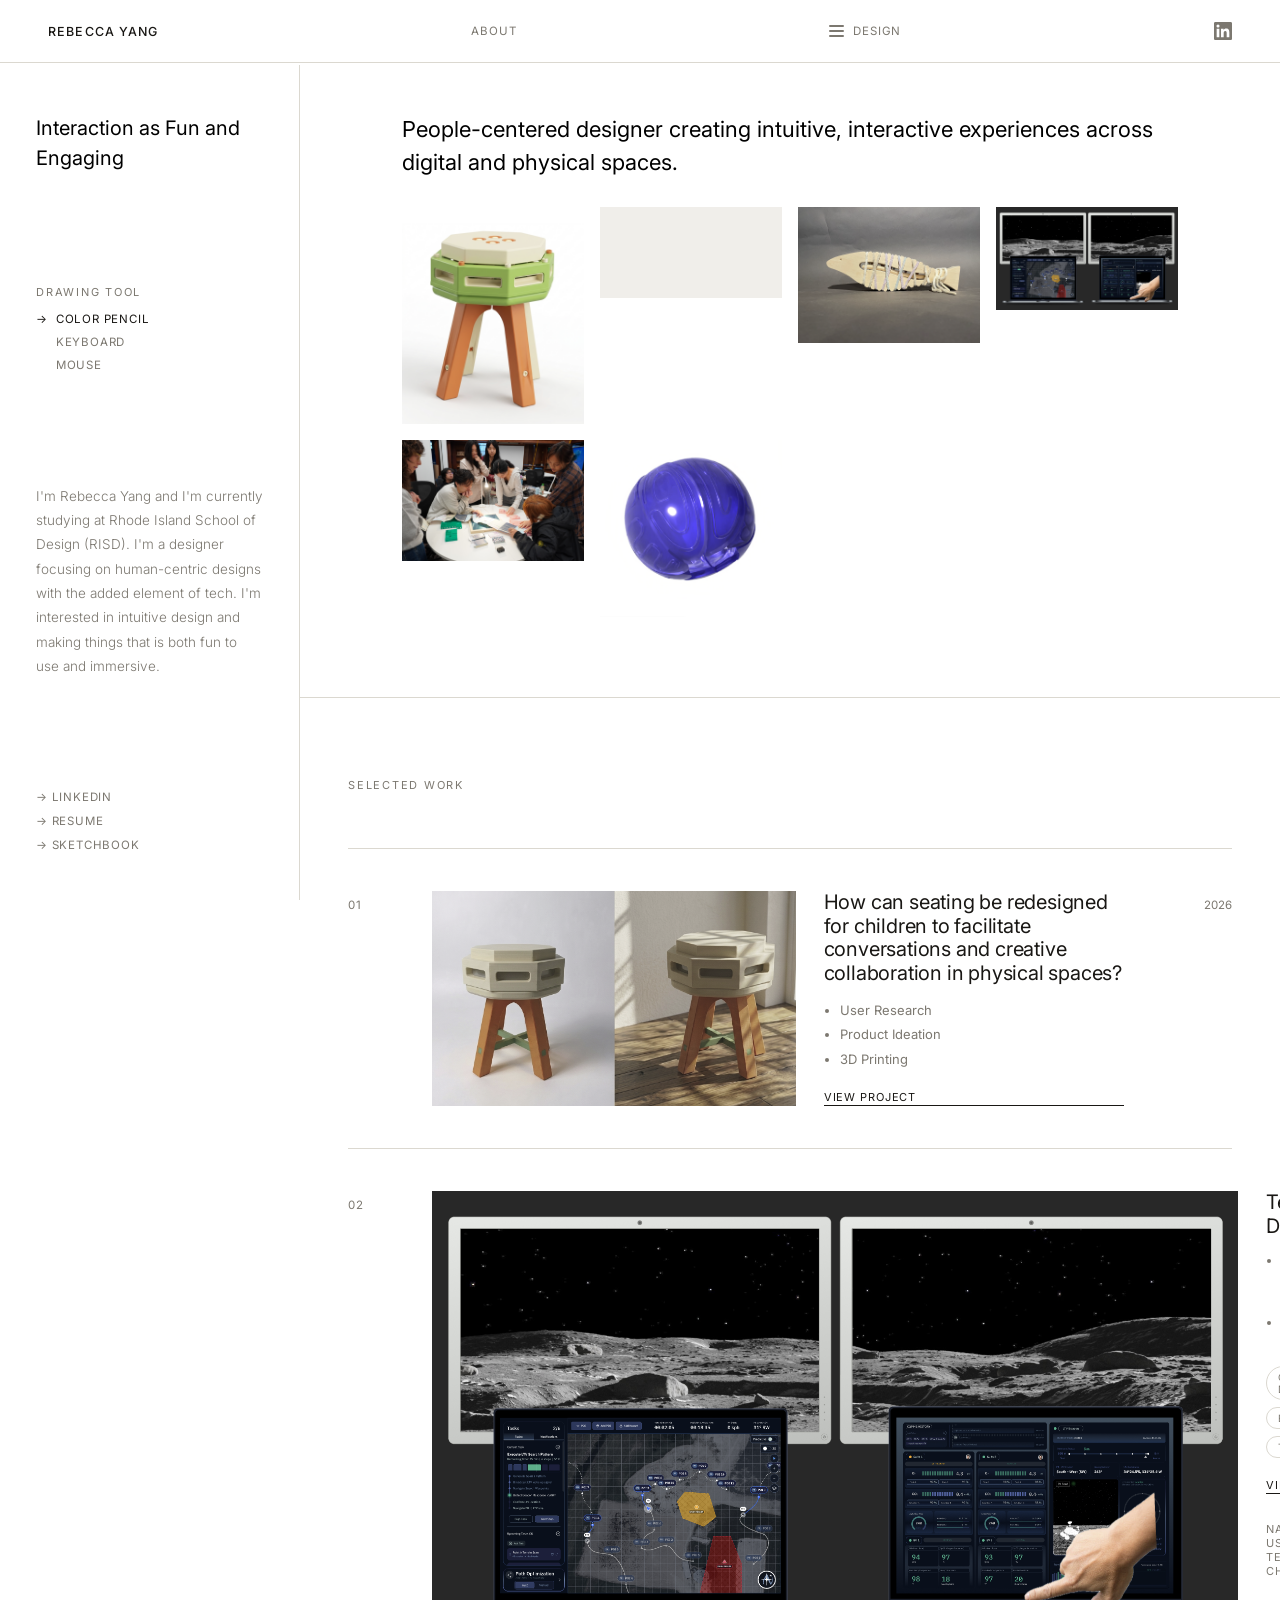
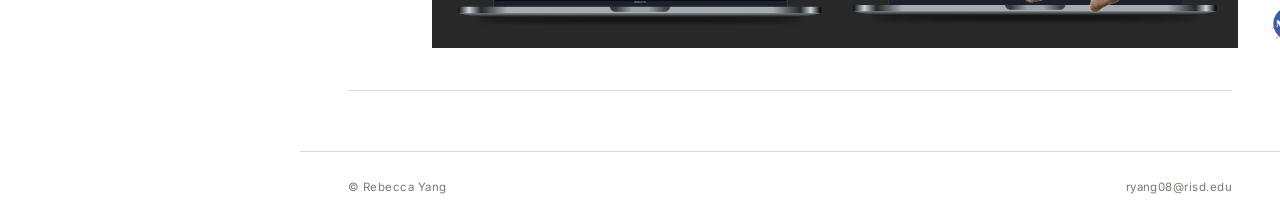
<file: index.html>
<!DOCTYPE html>
<html lang="en">
<head>
  <meta charset="UTF-8">
  <meta name="viewport" content="width=device-width, initial-scale=1.0">
  <title>Rebecca Yang</title>
  <link rel="preconnect" href="https://fonts.googleapis.com">
  <link rel="preconnect" href="https://fonts.gstatic.com" crossorigin>
  <link href="https://fonts.googleapis.com/css2?family=Inter:ital,opsz,wght@0,14..32,300;0,14..32,400;0,14..32,500;1,14..32,300&family=Instrument+Serif:ital@0;1&display=swap" rel="stylesheet">
  <link rel="stylesheet" href="styleshtml.css">
  <style>
    .zoom-overlay {
      position: fixed;
      inset: 0;
      z-index: 9998;
      display: flex;
      align-items: center;
      justify-content: center;
      background: rgba(0, 0, 0, 0.6);
      opacity: 0;
      pointer-events: none;
      transition: opacity 0.25s ease;
    }
    .zoom-overlay.active {
      opacity: 1;
      pointer-events: auto;
    }
    .zoom-box {
      position: relative;
    }
    .zoom-box img {
      display: block;
      height: min(92vh, 92vw);
      width: auto;
      transform: scale(0.9);
      transition: transform 0.25s ease;
    }
    .zoom-overlay.active .zoom-box img { transform: scale(1); }
    .zoom-close {
      position: absolute;
      top: 8px;
      right: 8px;
      width: 32px;
      height: 32px;
      border: none;
      border-radius: 50%;
      background: rgba(25, 23, 20, 0.75);
      color: #fff;
      font-size: 18px;
      line-height: 32px;
      text-align: center;
      cursor: pointer;
      padding: 0;
    }
  </style>
</head>
<body>

  <header>
    <a class="nav-name" href="#">Rebecca Yang</a>

    <a class="nav-about" href="About.html">About</a>

    <div class="nav-dropdown">
      <button class="dropdown-trigger" aria-haspopup="true" aria-expanded="false">
        <span class="hamburger" aria-hidden="true">
          <span></span>
          <span></span>
          <span></span>
        </span>
        Design
      </button>
      <ul class="dropdown-menu" role="menu">
        <li role="none"><a href="installation.html" role="menuitem">Installation</a></li>
        <li role="none"><a href="web-based.html" role="menuitem">Web-based</a></li>
        <li role="none"><a href="product-design.html" role="menuitem">Product Design</a></li>
      </ul>
    </div>

    <a class="linkedin-link" href="https://www.linkedin.com/in/rebecca-yang-01855634b" target="_blank" rel="noopener" aria-label="LinkedIn">
      <svg viewBox="0 0 24 24" fill="currentColor" xmlns="http://www.w3.org/2000/svg">
        <path d="M20.447 20.452h-3.554v-5.569c0-1.328-.027-3.037-1.852-3.037-1.853 0-2.136 1.445-2.136 2.939v5.667H9.351V9h3.414v1.561h.046c.477-.9 1.637-1.85 3.37-1.85 3.601 0 4.267 2.37 4.267 5.455v6.286zM5.337 7.433a2.062 2.062 0 01-2.063-2.065 2.064 2.064 0 112.063 2.065zm1.782 13.019H3.555V9h3.564v11.452zM22.225 0H1.771C.792 0 0 .774 0 1.729v20.542C0 23.227.792 24 1.771 24h20.451C23.2 24 24 23.227 24 22.271V1.729C24 .774 23.2 0 22.222 0h.003z"/>
      </svg>
    </a>
  </header>

  <aside class="sidebar">
    <p class="sidebar-tagline">Interaction as Fun and Engaging</p>

    <div class="tool-picker">
      <p class="tool-picker-label">Drawing Tool</p>
      <button type="button" class="tool-option is-active" data-tool="pencil">Color Pencil</button>
      <button type="button" class="tool-option" data-tool="keyboard">Keyboard</button>
      <button type="button" class="tool-option" data-tool="replication">Mouse</button>
    </div>

    <p class="sidebar-bio">I'm Rebecca Yang and I'm currently studying at Rhode Island School of Design (RISD). I'm a designer focusing on human-centric designs with the added element of tech. I'm interested in intuitive design and making things that is both fun to use and immersive.</p>

    <div class="sidebar-links">
      <a class="sidebar-link" href="https://www.linkedin.com/in/rebecca-yang-01855634b" target="_blank" rel="noopener">&rarr; LinkedIn</a>
      <a class="sidebar-link" href="job%20resume%20for%20risd.pdf" target="_blank" rel="noopener">&rarr; Resume</a>
      <a class="sidebar-link" href="About.html#sketchbook">&rarr; Sketchbook</a>
    </div>
  </aside>

  <main class="content">

  <h1 class="content-tagline">People-centered designer creating intuitive, interactive experiences across digital and physical spaces.</h1>

  <section id="works-grid">
    <div class="works-row">
      <div class="work-card work-card--constrained">
        <a href="Stool.html" class="work-img-wrap">
          <img src="stool1.png" alt="Collaborative Drawing Stool">
        </a>
      </div>
      <div class="work-card">
        <a href="Typography.html" class="work-img-wrap">
          <video src="Typography.mp4" autoplay loop muted playsinline></video>
        </a>
      </div>
      <div class="work-card work-card--constrained">
        <a href="fishtoy.html" class="work-img-wrap">
          <img src="fishtoy.png" alt="Fish Toy">
        </a>
      </div>
      <div class="work-card work-card--constrained">
        <a href="NASA.html" class="work-img-wrap">
          <img src="NASA.png" alt="NASA">
        </a>
      </div>
      <div class="work-card work-card--constrained">
        <a href="Board.html" class="work-img-wrap">
          <img src="board%20game%20photos/DSC06141.JPG" alt="Bio Wars board game">
        </a>
      </div>
      <div class="work-card work-card--constrained">
        <div class="work-img-wrap">
          <img src="board%20game%20photos/rollypollyball.png" alt="Rolly polly ball" id="rolly-thumb">
        </div>
      </div>
    </div>
  </section>

  <section id="work">
    <p class="section-label">Selected Work</p>
    <ul class="project-list">

      <li class="project-item project-item--with-image">
        <span class="project-num">01</span>
        <img src="stoolslide8.png" alt="Collaborative Drawing Stool" class="project-item-img">
        <div class="project-body">
          <h2 class="project-title">How can seating be redesigned for children to facilitate conversations and creative collaboration in physical spaces?</h2>
          <ul class="project-bullets">
            <li>User Research</li>
            <li>Product Ideation</li>
            <li>3D Printing</li>
          </ul>
          <a href="#" class="project-link">View Project</a>
        </div>
        <span class="project-year">2026</span>
      </li>

      <li class="project-item project-item--with-image">
        <span class="project-num">02</span>
        <img src="NASA.png" alt="Telemetry Design" class="project-item-img">
        <div class="project-body">
          <h2 class="project-title">Telemetry Design</h2>
          <ul class="project-page-meta">
            <li>&#10003; System Design | Figma</li>
            <li>&#10003; UI/UX | Interface</li>
          </ul>
          <div class="project-tags">
            <span class="tag">Graphic Design</span>
            <span class="tag">Editorial</span>
            <span class="tag">Typography</span>
          </div>
          <a href="NASA.html" class="project-link">View Project</a>
          <p class="project-challenge-text">NASA Spacesuit User Interface Technologies Challenge</p>
          <div class="project-challenge-logos">
            <img src="nasalogo.png" alt="NASA logo" class="project-challenge-logo">
            <img src="Artemislogo.png" alt="Artemis logo" class="project-challenge-logo">
          </div>
        </div>
        <span class="project-year">2026</span>
      </li>

    </ul>
  </section>

  <footer>
    <span>&copy; Rebecca Yang</span>
    <a href="mailto:ryang08@risd.edu">ryang08@risd.edu</a>
  </footer>

  </main>

  <script>
    const dropdown = document.querySelector('.nav-dropdown');
    const trigger  = dropdown.querySelector('.dropdown-trigger');

    trigger.addEventListener('click', () => {
      const open = dropdown.classList.toggle('open');
      trigger.setAttribute('aria-expanded', open);
    });

    document.addEventListener('click', (e) => {
      if (!dropdown.contains(e.target)) {
        dropdown.classList.remove('open');
        trigger.setAttribute('aria-expanded', 'false');
      }
    });

    // Size project list images to match their text block height exactly,
    // so the image top/bottom line up with the title and the last line of text.
    document.querySelectorAll('.project-item--with-image').forEach((item) => {
      const img  = item.querySelector('.project-item-img');
      const body = item.querySelector('.project-body');

      function sizeImage() {
        if (!img.naturalWidth) return;
        const h = body.offsetHeight;
        const w = h * (img.naturalWidth / img.naturalHeight);
        img.style.width  = w + 'px';
        img.style.height = h + 'px';
        item.style.gridTemplateColumns = `56px ${w}px 1fr 80px`;
      }

      if (img.complete) sizeImage();
      else img.addEventListener('load', sizeImage);

      new ResizeObserver(sizeImage).observe(body);
    });

  </script>

  <div class="zoom-overlay" id="zoom-overlay" aria-hidden="true">
    <div class="zoom-box">
      <img src="board%20game%20photos/rollypollyball.png" alt="Rolly polly ball">
      <button class="zoom-close" id="zoom-close" aria-label="Close">&times;</button>
    </div>
  </div>

  <script>
    (function () {
      const thumb   = document.getElementById('rolly-thumb');
      const overlay = document.getElementById('zoom-overlay');
      const close   = document.getElementById('zoom-close');

      function openZoom() {
        overlay.classList.add('active');
        overlay.setAttribute('aria-hidden', 'false');
      }
      function closeZoom() {
        overlay.classList.remove('active');
        overlay.setAttribute('aria-hidden', 'true');
      }

      thumb.addEventListener('click', openZoom);
      close.addEventListener('click', closeZoom);
      overlay.addEventListener('click', (e) => {
        if (e.target === overlay) closeZoom();
      });
      document.addEventListener('keydown', (e) => {
        if (e.key === 'Escape') closeZoom();
      });
    })();
  </script>

  <script src="drawingtool.js"></script>

</body>
</html>
</file>
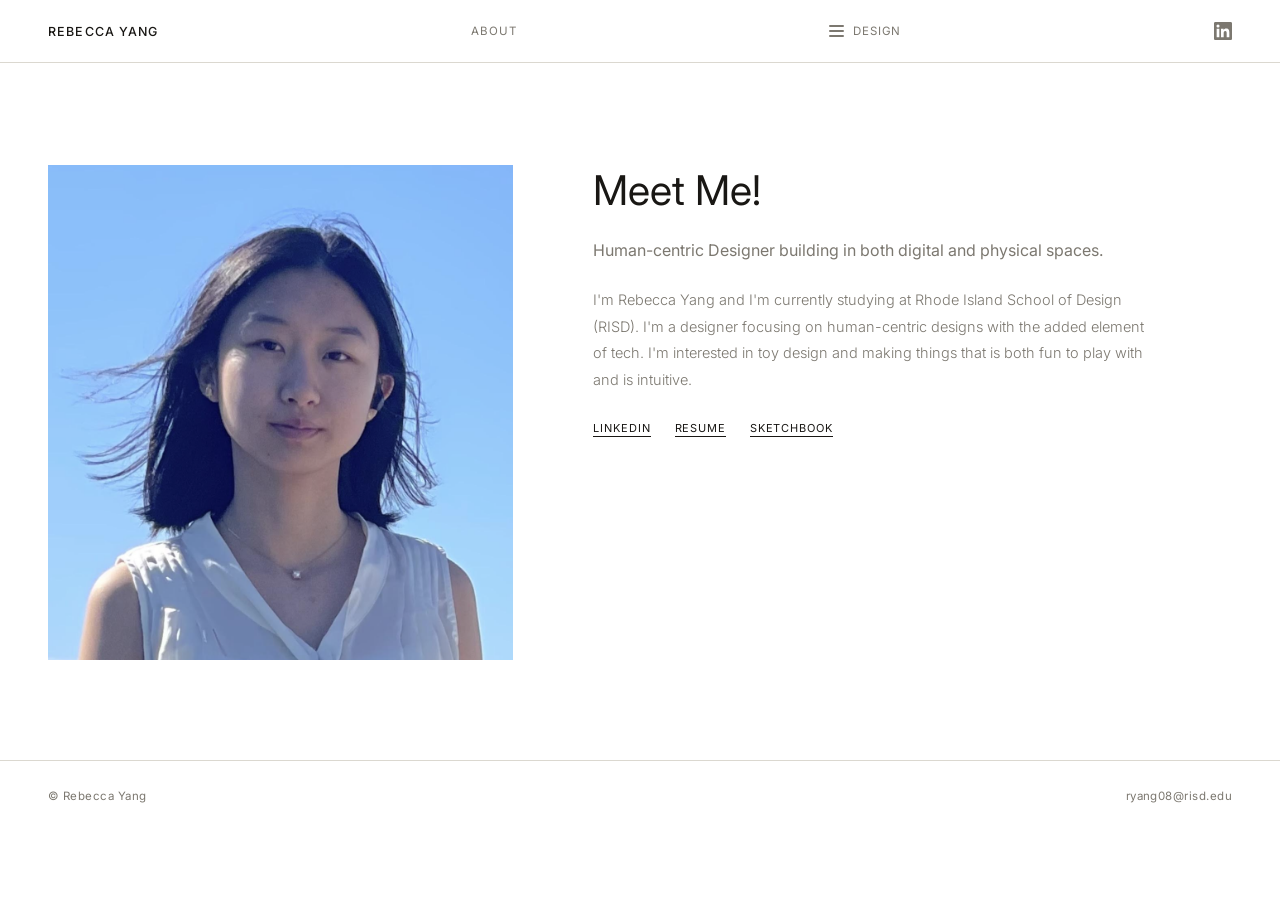
<file: About.html>
<!DOCTYPE html>
<html lang="en">
<head>
  <meta charset="UTF-8">
  <meta name="viewport" content="width=device-width, initial-scale=1.0">
  <title>About — Rebecca Yang</title>
  <link rel="preconnect" href="https://fonts.googleapis.com">
  <link rel="preconnect" href="https://fonts.gstatic.com" crossorigin>
  <link href="https://fonts.googleapis.com/css2?family=Inter:ital,opsz,wght@0,14..32,300;0,14..32,400;0,14..32,500;1,14..32,300&family=Instrument+Serif:ital@0;1&display=swap" rel="stylesheet">
  <link rel="stylesheet" href="styleshtml.css">
</head>
<body>

  <header>
    <a class="nav-name" href="index.html">Rebecca Yang</a>

    <a class="nav-about" href="About.html">About</a>

    <div class="nav-dropdown">
      <button class="dropdown-trigger" aria-haspopup="true" aria-expanded="false">
        <span class="hamburger" aria-hidden="true">
          <span></span>
          <span></span>
          <span></span>
        </span>
        Design
      </button>
      <ul class="dropdown-menu" role="menu">
        <li role="none"><a href="installation.html" role="menuitem">Installation</a></li>
        <li role="none"><a href="web-based.html" role="menuitem">Web-based</a></li>
        <li role="none"><a href="product-design.html" role="menuitem">Product Design</a></li>
      </ul>
    </div>

    <a class="linkedin-link" href="https://www.linkedin.com/in/rebecca-yang-01855634b" target="_blank" rel="noopener" aria-label="LinkedIn">
      <svg viewBox="0 0 24 24" fill="currentColor" xmlns="http://www.w3.org/2000/svg">
        <path d="M20.447 20.452h-3.554v-5.569c0-1.328-.027-3.037-1.852-3.037-1.853 0-2.136 1.445-2.136 2.939v5.667H9.351V9h3.414v1.561h.046c.477-.9 1.637-1.85 3.37-1.85 3.601 0 4.267 2.37 4.267 5.455v6.286zM5.337 7.433a2.062 2.062 0 01-2.063-2.065 2.064 2.064 0 112.063 2.065zm1.782 13.019H3.555V9h3.564v11.452zM22.225 0H1.771C.792 0 0 .774 0 1.729v20.542C0 23.227.792 24 1.771 24h20.451C23.2 24 24 23.227 24 22.271V1.729C24 .774 23.2 0 22.222 0h.003z"/>
      </svg>
    </a>
  </header>

  <section id="about">
    <img class="about-photo" src="meetmephoto.png" alt="Rebecca Yang">
    <div class="about-content">
      <h2 class="about-heading">
        Meet Me!<br>
        <em>Human-centric Designer building in both digital and physical spaces.</em>
      </h2>
      <p class="about-text">
        I'm Rebecca Yang and I'm currently studying at Rhode Island School of Design (RISD). I'm a designer focusing on human-centric designs with the added element of tech. I'm interested in toy design and making things that is both fun to play with and is intuitive.
      </p>
      <div class="about-links">
        <a href="https://www.linkedin.com/in/rebecca-yang-01855634b" target="_blank" rel="noopener">LinkedIn</a>
        <a href="job%20resume%20for%20risd.pdf" target="_blank" rel="noopener">Resume</a>
        <button type="button" class="about-link-btn" id="sketchbook-toggle" aria-expanded="false" aria-controls="sketchbook-reveal">Sketchbook</button>
      </div>
      <div class="sketchbook-reveal" id="sketchbook-reveal" hidden>
        <p class="about-subhead">Some of my non-serious work that I do for fun</p>
        <img class="sketchbook-thumb" id="sketchbook-thumb" src="sketchbook-p1.jpg" alt="Sketchbook page 1">
        <video class="sketchbook-video" id="sketchbook-video" src="1.4%20(1).mp4" autoplay loop muted playsinline></video>
        <img class="sketchbook-still" id="sketchbook-still" src="sketchbook3.png" alt="Sketchbook work">
        <video class="sketchbook-clip" id="sketchbook-clip" src="2.1.mp4" autoplay loop muted playsinline></video>
      </div>
    </div>
  </section>

  <div class="lightbox" id="sketchbook-lightbox" role="dialog" aria-modal="true" aria-label="Sketchbook" aria-hidden="true">
    <button type="button" class="lightbox-close" id="sketchbook-close" aria-label="Close">&times;</button>
    <button type="button" class="lightbox-prev" id="sketchbook-prev" aria-label="Previous page">&#8249;</button>
    <img class="lightbox-img" id="sketchbook-full" src="sketchbook-p1.jpg" alt="Sketchbook page 1">
    <button type="button" class="lightbox-next" id="sketchbook-next" aria-label="Next page">&#8250;</button>
  </div>

  <div class="lightbox" id="still-lightbox" role="dialog" aria-modal="true" aria-label="Sketchbook work" aria-hidden="true">
    <button type="button" class="lightbox-close" id="still-close" aria-label="Close">&times;</button>
    <img class="lightbox-img" src="sketchbook3.png" alt="Sketchbook work">
  </div>

  <div class="lightbox" id="video-lightbox" role="dialog" aria-modal="true" aria-label="Obscurity" aria-hidden="true">
    <button type="button" class="lightbox-close" id="video-close" aria-label="Close">&times;</button>
    <div class="video-viewer">
      <video class="video-viewer-media" id="video-viewer-media" src="1.4%20(1).mp4" loop muted playsinline></video>
      <p class="video-viewer-title">Obscurity</p>
      <p class="video-viewer-sub">Unity + Blender</p>
      <p class="video-viewer-time" id="video-viewer-time">00:00 / 00:00</p>
      <div class="video-viewer-controls">
        <button type="button" id="video-play">Play</button>
        <button type="button" id="video-pause">Pause</button>
      </div>
    </div>
  </div>

  <div class="lightbox" id="weaving-lightbox" role="dialog" aria-modal="true" aria-label="Computational Weaving Collaboration" aria-hidden="true">
    <button type="button" class="lightbox-close" id="weaving-close" aria-label="Close">&times;</button>
    <div class="video-viewer">
      <div class="video-viewer-row">
        <video class="video-viewer-media" id="weaving-viewer-media" src="2.1.mp4" loop muted playsinline></video>
        <div class="video-viewer-side-col">
          <img class="video-viewer-side" src="2.2.png" alt="Computational Weaving Collaboration">
          <img class="video-viewer-side" src="2.3.png" alt="Computational Weaving Collaboration">
          <img class="video-viewer-side" src="2.4.png" alt="Computational Weaving Collaboration">
        </div>
      </div>
      <p class="video-viewer-title">Computational Weaving Collaboration</p>
      <p class="video-viewer-sub">HTML + Weaving</p>
      <p class="video-viewer-time" id="weaving-viewer-time">00:00 / 00:00</p>
      <div class="video-viewer-controls">
        <button type="button" id="weaving-play">Play</button>
        <button type="button" id="weaving-pause">Pause</button>
      </div>
    </div>
  </div>

  <footer>
    <span>&copy; Rebecca Yang</span>
    <a href="mailto:ryang08@risd.edu">ryang08@risd.edu</a>
  </footer>

  <script>
    const dropdown = document.querySelector('.nav-dropdown');
    const trigger  = dropdown.querySelector('.dropdown-trigger');

    trigger.addEventListener('click', () => {
      const open = dropdown.classList.toggle('open');
      trigger.setAttribute('aria-expanded', open);
    });

    document.addEventListener('click', (e) => {
      if (!dropdown.contains(e.target)) {
        dropdown.classList.remove('open');
        trigger.setAttribute('aria-expanded', 'false');
      }
    });

    // Clicking the word "Sketchbook" reveals a preview below the links that
    // flips through the pages every 2 seconds. Clicking that preview image
    // expands it into a full viewer with prev/next arrows and a close button.
    const skBtn    = document.getElementById('sketchbook-toggle');
    const skReveal = document.getElementById('sketchbook-reveal');
    const skThumb  = document.getElementById('sketchbook-thumb');
    const skBox    = document.getElementById('sketchbook-lightbox');
    const skFull   = document.getElementById('sketchbook-full');
    const skPrev   = document.getElementById('sketchbook-prev');
    const skNext   = document.getElementById('sketchbook-next');
    const skClose  = document.getElementById('sketchbook-close');
    const skPages  = [
      'sketchbook-p1.jpg',  'sketchbook-p2.jpg',  'sketchbook-p3.jpg',
      'sketchbook-p4.jpg',  'sketchbook-p5.jpg',  'sketchbook-p6.jpg',
      'sketchbook-p7.jpg',  'sketchbook-p8.jpg',  'sketchbook-p9.jpg',
      'sketchbook-p10.jpg', 'sketchbook-p11.jpg', 'sketchbook-p12.jpg'
    ];
    let   skIndex  = 0;
    let   skTimer  = null;

    function skRender() {
      const src = skPages[skIndex];
      const alt = 'Sketchbook page ' + (skIndex + 1);
      skThumb.src = src; skThumb.alt = alt;
      skFull.src  = src; skFull.alt  = alt;
    }

    function skStartCycle() {
      clearInterval(skTimer);
      skTimer = setInterval(() => {
        skIndex = (skIndex + 1) % skPages.length;
        skRender();
      }, 2000);
    }

    function skStopCycle() {
      clearInterval(skTimer);
      skTimer = null;
    }

    function skGo(step) {
      skIndex = (skIndex + step + skPages.length) % skPages.length;
      skRender();
    }

    function skShut() {
      skBox.classList.remove('active');
      skBox.setAttribute('aria-hidden', 'true');
      if (!skReveal.hasAttribute('hidden')) skStartCycle();
    }

    // 1. Toggle the inline preview + its 2s auto-flip
    skBtn.addEventListener('click', () => {
      const open = skReveal.hasAttribute('hidden');
      skReveal.toggleAttribute('hidden', !open);
      skBtn.setAttribute('aria-expanded', String(open));
      if (open) { skRender(); skStartCycle(); }
      else { skStopCycle(); }
    });

    // 2. Click the preview to expand into the full viewer
    skThumb.addEventListener('click', () => {
      skStopCycle();
      skRender();
      skBox.classList.add('active');
      skBox.setAttribute('aria-hidden', 'false');
    });

    skClose.addEventListener('click', skShut);
    skPrev.addEventListener('click', () => skGo(-1));
    skNext.addEventListener('click', () => skGo(1));
    skBox.addEventListener('click', (e) => { if (e.target === skBox) skShut(); });

    document.addEventListener('keydown', (e) => {
      if (!skBox.classList.contains('active')) return;
      if (e.key === 'Escape')     skShut();
      if (e.key === 'ArrowLeft')  skGo(-1);
      if (e.key === 'ArrowRight') skGo(1);
    });

    // Arriving from another page with #sketchbook opens the section and scrolls to it
    if (location.hash === '#sketchbook') {
      if (skReveal.hasAttribute('hidden')) skBtn.click();
      skReveal.scrollIntoView({ behavior: 'smooth', block: 'center' });
    }

    // Clicking the sketchbook video expands it: title, tools, timecode, play/pause.
    const svThumb = document.getElementById('sketchbook-video');
    const vBox    = document.getElementById('video-lightbox');
    const vMedia  = document.getElementById('video-viewer-media');
    const vTime   = document.getElementById('video-viewer-time');
    const vPlay   = document.getElementById('video-play');
    const vPause  = document.getElementById('video-pause');
    const vClose  = document.getElementById('video-close');

    function fmtTime(t) {
      t = Math.max(0, Math.floor(t || 0));
      const m = Math.floor(t / 60);
      const s = t % 60;
      return String(m).padStart(2, '0') + ':' + String(s).padStart(2, '0');
    }

    function vRenderTime() {
      vTime.textContent = fmtTime(vMedia.currentTime) + ' / ' + fmtTime(vMedia.duration);
    }

    vMedia.addEventListener('loadedmetadata', vRenderTime);
    vMedia.addEventListener('timeupdate', vRenderTime);

    function vOpen() {
      svThumb.pause();
      vBox.classList.add('active');
      vBox.setAttribute('aria-hidden', 'false');
      vRenderTime();
      vMedia.play();
    }

    function vShut() {
      vBox.classList.remove('active');
      vBox.setAttribute('aria-hidden', 'true');
      vMedia.pause();
      if (!skReveal.hasAttribute('hidden')) svThumb.play();
    }

    svThumb.addEventListener('click', vOpen);
    vClose.addEventListener('click', vShut);
    vPlay.addEventListener('click', () => vMedia.play());
    vPause.addEventListener('click', () => vMedia.pause());
    vBox.addEventListener('click', (e) => { if (e.target === vBox) vShut(); });

    document.addEventListener('keydown', (e) => {
      if (vBox.classList.contains('active') && e.key === 'Escape') vShut();
    });

    // Clicking the sketchbook still image expands it in a simple viewer.
    const skStill    = document.getElementById('sketchbook-still');
    const stillBox   = document.getElementById('still-lightbox');
    const stillClose = document.getElementById('still-close');

    function stillShut() {
      stillBox.classList.remove('active');
      stillBox.setAttribute('aria-hidden', 'true');
    }

    skStill.addEventListener('click', () => {
      stillBox.classList.add('active');
      stillBox.setAttribute('aria-hidden', 'false');
    });
    stillClose.addEventListener('click', stillShut);
    stillBox.addEventListener('click', (e) => { if (e.target === stillBox) stillShut(); });

    document.addEventListener('keydown', (e) => {
      if (stillBox.classList.contains('active') && e.key === 'Escape') stillShut();
    });

    // Clicking 2.1.mp4 expands it beside 2.2.png: title, tools, timecode, play/pause.
    const wClip  = document.getElementById('sketchbook-clip');
    const wBox   = document.getElementById('weaving-lightbox');
    const wMedia = document.getElementById('weaving-viewer-media');
    const wTime  = document.getElementById('weaving-viewer-time');
    const wPlay  = document.getElementById('weaving-play');
    const wPause = document.getElementById('weaving-pause');
    const wClose = document.getElementById('weaving-close');

    function wRenderTime() {
      wTime.textContent = fmtTime(wMedia.currentTime) + ' / ' + fmtTime(wMedia.duration);
    }

    wMedia.addEventListener('loadedmetadata', wRenderTime);
    wMedia.addEventListener('timeupdate', wRenderTime);

    function wOpen() {
      wClip.pause();
      wBox.classList.add('active');
      wBox.setAttribute('aria-hidden', 'false');
      wRenderTime();
      wMedia.play();
    }

    function wShut() {
      wBox.classList.remove('active');
      wBox.setAttribute('aria-hidden', 'true');
      wMedia.pause();
      if (!skReveal.hasAttribute('hidden')) wClip.play();
    }

    wClip.addEventListener('click', wOpen);
    wClose.addEventListener('click', wShut);
    wPlay.addEventListener('click', () => wMedia.play());
    wPause.addEventListener('click', () => wMedia.pause());
    wBox.addEventListener('click', (e) => { if (e.target === wBox) wShut(); });

    document.addEventListener('keydown', (e) => {
      if (wBox.classList.contains('active') && e.key === 'Escape') wShut();
    });
  </script>

</body>
</html>
</file>
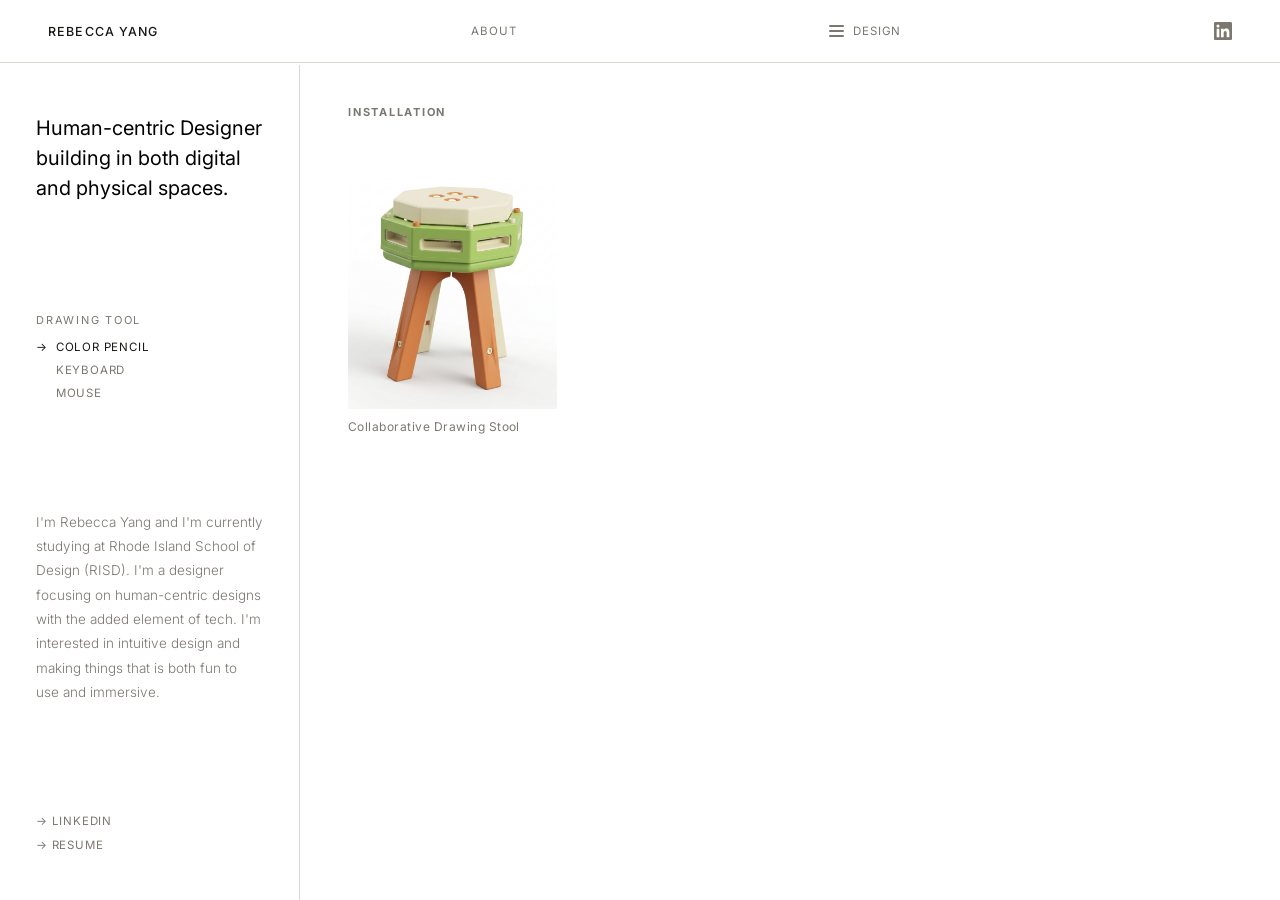
<file: installation.html>
<!DOCTYPE html>
<html lang="en">
<head>
  <meta charset="UTF-8">
  <meta name="viewport" content="width=device-width, initial-scale=1.0">
  <title>Installation — Rebecca Yang</title>
  <link rel="preconnect" href="https://fonts.googleapis.com">
  <link rel="preconnect" href="https://fonts.gstatic.com" crossorigin>
  <link href="https://fonts.googleapis.com/css2?family=Inter:ital,opsz,wght@0,14..32,300;0,14..32,400;0,14..32,500;1,14..32,300&family=Instrument+Serif:ital@0;1&display=swap" rel="stylesheet">
  <link rel="stylesheet" href="styleshtml.css">
</head>
<body>

  <header>
    <a class="nav-name" href="index.html">Rebecca Yang</a>

    <a class="nav-about" href="About.html">About</a>

    <div class="nav-dropdown">
      <button class="dropdown-trigger" aria-haspopup="true" aria-expanded="false">
        <span class="hamburger" aria-hidden="true">
          <span></span>
          <span></span>
          <span></span>
        </span>
        Design
      </button>
      <ul class="dropdown-menu" role="menu">
        <li role="none"><a href="installation.html" role="menuitem">Installation</a></li>
        <li role="none"><a href="web-based.html" role="menuitem">Web-based</a></li>
        <li role="none"><a href="product-design.html" role="menuitem">Product Design</a></li>
      </ul>
    </div>

    <a class="linkedin-link" href="https://www.linkedin.com/in/rebecca-yang-01855634b" target="_blank" rel="noopener" aria-label="LinkedIn">
      <svg viewBox="0 0 24 24" fill="currentColor" xmlns="http://www.w3.org/2000/svg">
        <path d="M20.447 20.452h-3.554v-5.569c0-1.328-.027-3.037-1.852-3.037-1.853 0-2.136 1.445-2.136 2.939v5.667H9.351V9h3.414v1.561h.046c.477-.9 1.637-1.85 3.37-1.85 3.601 0 4.267 2.37 4.267 5.455v6.286zM5.337 7.433a2.062 2.062 0 01-2.063-2.065 2.064 2.064 0 112.063 2.065zm1.782 13.019H3.555V9h3.564v11.452zM22.225 0H1.771C.792 0 0 .774 0 1.729v20.542C0 23.227.792 24 1.771 24h20.451C23.2 24 24 23.227 24 22.271V1.729C24 .774 23.2 0 22.222 0h.003z"/>
      </svg>
    </a>
  </header>

  <aside class="sidebar">
    <p class="sidebar-tagline">Human-centric Designer building in both digital and physical spaces.</p>

    <div class="tool-picker">
      <p class="tool-picker-label">Drawing Tool</p>
      <button type="button" class="tool-option is-active" data-tool="pencil">Color Pencil</button>
      <button type="button" class="tool-option" data-tool="keyboard">Keyboard</button>
      <button type="button" class="tool-option" data-tool="replication">Mouse</button>
    </div>

    <p class="sidebar-bio">I'm Rebecca Yang and I'm currently studying at Rhode Island School of Design (RISD). I'm a designer focusing on human-centric designs with the added element of tech. I'm interested in intuitive design and making things that is both fun to use and immersive.</p>

    <div class="sidebar-links">
      <a class="sidebar-link" href="https://www.linkedin.com/in/rebecca-yang-01855634b" target="_blank" rel="noopener">&rarr; LinkedIn</a>
      <a class="sidebar-link" href="job%20resume%20for%20risd.pdf" target="_blank" rel="noopener">&rarr; Resume</a>
    </div>
  </aside>

  <main class="content">

  <section id="installation-page">
    <h2 class="installation-heading">Installation</h2>
    <div class="installation-grid">
      <div class="work-card">
        <a href="Stool.html" class="work-img-wrap">
          <img src="stool1.png" alt="Collaborative Drawing Stool">
        </a>
        <p class="work-title">Collaborative Drawing Stool</p>
      </div>
    </div>
  </section>

  </main>

  <script>
    const dropdown = document.querySelector('.nav-dropdown');
    const trigger  = dropdown.querySelector('.dropdown-trigger');

    trigger.addEventListener('click', () => {
      const open = dropdown.classList.toggle('open');
      trigger.setAttribute('aria-expanded', open);
    });

    document.addEventListener('click', (e) => {
      if (!dropdown.contains(e.target)) {
        dropdown.classList.remove('open');
        trigger.setAttribute('aria-expanded', 'false');
      }
    });
  </script>

  <script src="drawingtool.js"></script>

</body>
</html>
</file>
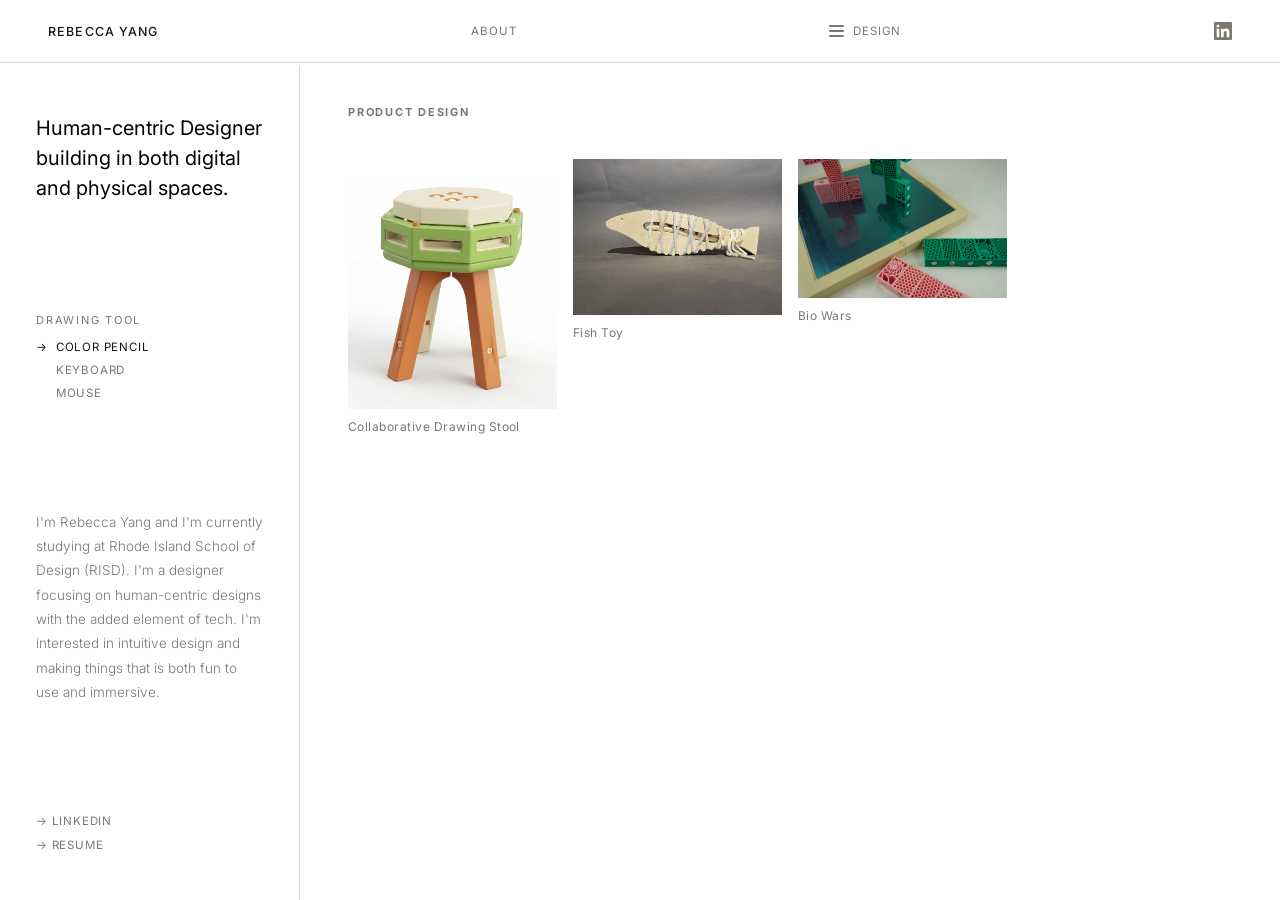
<file: product-design.html>
<!DOCTYPE html>
<html lang="en">
<head>
  <meta charset="UTF-8">
  <meta name="viewport" content="width=device-width, initial-scale=1.0">
  <title>Product Design — Rebecca Yang</title>
  <link rel="preconnect" href="https://fonts.googleapis.com">
  <link rel="preconnect" href="https://fonts.gstatic.com" crossorigin>
  <link href="https://fonts.googleapis.com/css2?family=Inter:ital,opsz,wght@0,14..32,300;0,14..32,400;0,14..32,500;1,14..32,300&family=Instrument+Serif:ital@0;1&display=swap" rel="stylesheet">
  <link rel="stylesheet" href="styleshtml.css">
</head>
<body>

  <header>
    <a class="nav-name" href="index.html">Rebecca Yang</a>

    <a class="nav-about" href="About.html">About</a>

    <div class="nav-dropdown">
      <button class="dropdown-trigger" aria-haspopup="true" aria-expanded="false">
        <span class="hamburger" aria-hidden="true">
          <span></span>
          <span></span>
          <span></span>
        </span>
        Design
      </button>
      <ul class="dropdown-menu" role="menu">
        <li role="none"><a href="installation.html" role="menuitem">Installation</a></li>
        <li role="none"><a href="web-based.html" role="menuitem">Web-based</a></li>
        <li role="none"><a href="product-design.html" role="menuitem">Product Design</a></li>
      </ul>
    </div>

    <a class="linkedin-link" href="https://www.linkedin.com/in/rebecca-yang-01855634b" target="_blank" rel="noopener" aria-label="LinkedIn">
      <svg viewBox="0 0 24 24" fill="currentColor" xmlns="http://www.w3.org/2000/svg">
        <path d="M20.447 20.452h-3.554v-5.569c0-1.328-.027-3.037-1.852-3.037-1.853 0-2.136 1.445-2.136 2.939v5.667H9.351V9h3.414v1.561h.046c.477-.9 1.637-1.85 3.37-1.85 3.601 0 4.267 2.37 4.267 5.455v6.286zM5.337 7.433a2.062 2.062 0 01-2.063-2.065 2.064 2.064 0 112.063 2.065zm1.782 13.019H3.555V9h3.564v11.452zM22.225 0H1.771C.792 0 0 .774 0 1.729v20.542C0 23.227.792 24 1.771 24h20.451C23.2 24 24 23.227 24 22.271V1.729C24 .774 23.2 0 22.222 0h.003z"/>
      </svg>
    </a>
  </header>

  <aside class="sidebar">
    <p class="sidebar-tagline">Human-centric Designer building in both digital and physical spaces.</p>

    <div class="tool-picker">
      <p class="tool-picker-label">Drawing Tool</p>
      <button type="button" class="tool-option is-active" data-tool="pencil">Color Pencil</button>
      <button type="button" class="tool-option" data-tool="keyboard">Keyboard</button>
      <button type="button" class="tool-option" data-tool="replication">Mouse</button>
    </div>

    <p class="sidebar-bio">I'm Rebecca Yang and I'm currently studying at Rhode Island School of Design (RISD). I'm a designer focusing on human-centric designs with the added element of tech. I'm interested in intuitive design and making things that is both fun to use and immersive.</p>

    <div class="sidebar-links">
      <a class="sidebar-link" href="https://www.linkedin.com/in/rebecca-yang-01855634b" target="_blank" rel="noopener">&rarr; LinkedIn</a>
      <a class="sidebar-link" href="job%20resume%20for%20risd.pdf" target="_blank" rel="noopener">&rarr; Resume</a>
    </div>
  </aside>

  <main class="content">

  <section id="installation-page">
    <h2 class="installation-heading">Product Design</h2>
    <div class="installation-grid">
      <div class="work-card work-card--constrained">
        <a href="Stool.html" class="work-img-wrap">
          <img src="stool1.png" alt="Collaborative Drawing Stool">
        </a>
        <p class="work-title">Collaborative Drawing Stool</p>
      </div>
      <div class="work-card work-card--constrained">
        <a href="fishtoy.html" class="work-img-wrap">
          <img src="fishtoy.png" alt="Fish Toy">
        </a>
        <p class="work-title">Fish Toy</p>
      </div>
      <div class="work-card work-card--constrained">
        <a href="Board.html" class="work-img-wrap">
          <img src="board%20game%20photos/DSC06192.JPG" alt="Bio Wars board game">
        </a>
        <p class="work-title">Bio Wars</p>
      </div>
    </div>
  </section>

  </main>

  <script>
    const dropdown = document.querySelector('.nav-dropdown');
    const trigger  = dropdown.querySelector('.dropdown-trigger');

    trigger.addEventListener('click', () => {
      const open = dropdown.classList.toggle('open');
      trigger.setAttribute('aria-expanded', open);
    });

    document.addEventListener('click', (e) => {
      if (!dropdown.contains(e.target)) {
        dropdown.classList.remove('open');
        trigger.setAttribute('aria-expanded', 'false');
      }
    });
  </script>

  <script src="drawingtool.js"></script>

</body>
</html>
</file>
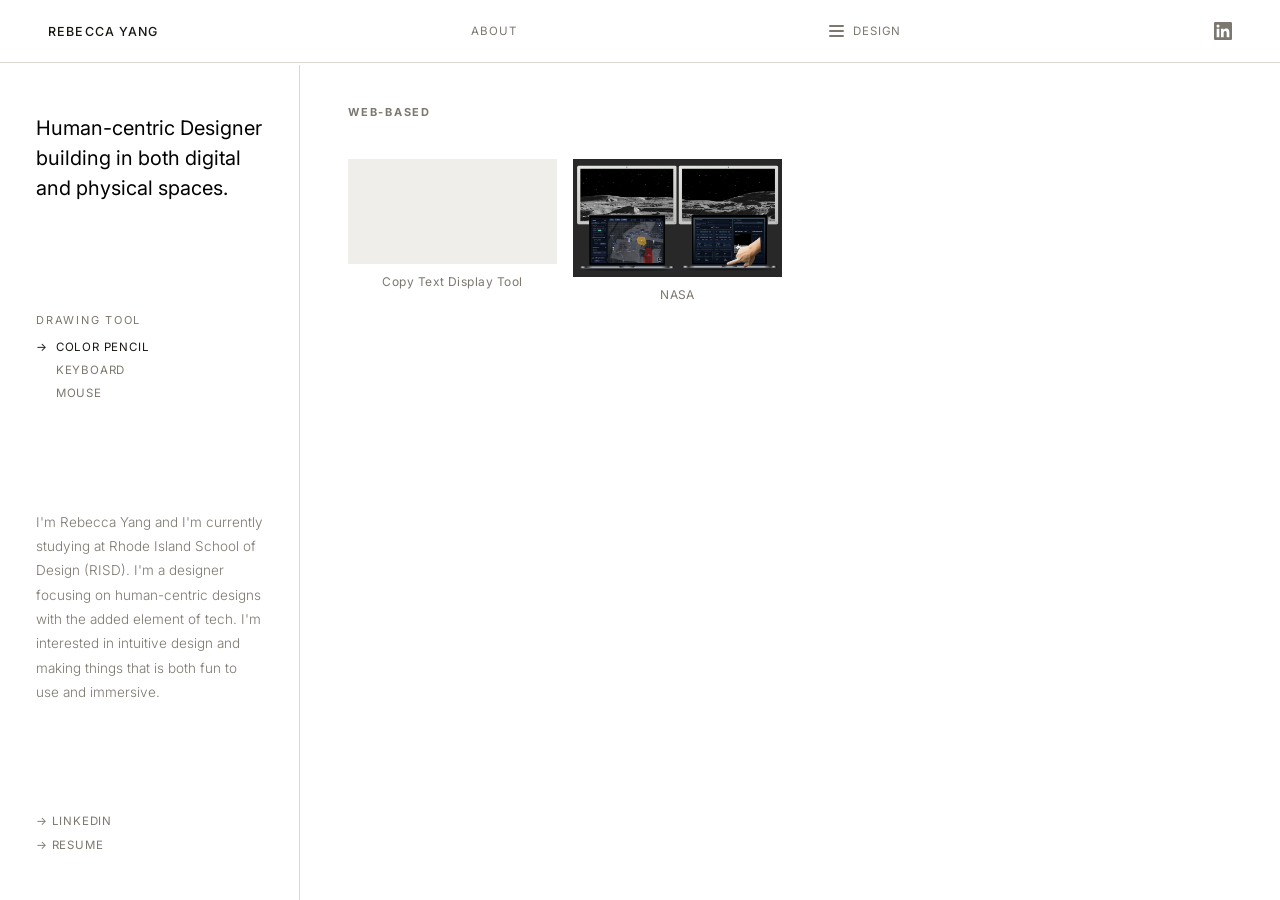
<file: web-based.html>
<!DOCTYPE html>
<html lang="en">
<head>
  <meta charset="UTF-8">
  <meta name="viewport" content="width=device-width, initial-scale=1.0">
  <title>Web-based — Rebecca Yang</title>
  <link rel="preconnect" href="https://fonts.googleapis.com">
  <link rel="preconnect" href="https://fonts.gstatic.com" crossorigin>
  <link href="https://fonts.googleapis.com/css2?family=Inter:ital,opsz,wght@0,14..32,300;0,14..32,400;0,14..32,500;1,14..32,300&family=Instrument+Serif:ital@0;1&display=swap" rel="stylesheet">
  <link rel="stylesheet" href="styleshtml.css">
</head>
<body>

  <header>
    <a class="nav-name" href="index.html">Rebecca Yang</a>

    <a class="nav-about" href="About.html">About</a>

    <div class="nav-dropdown">
      <button class="dropdown-trigger" aria-haspopup="true" aria-expanded="false">
        <span class="hamburger" aria-hidden="true">
          <span></span>
          <span></span>
          <span></span>
        </span>
        Design
      </button>
      <ul class="dropdown-menu" role="menu">
        <li role="none"><a href="installation.html" role="menuitem">Installation</a></li>
        <li role="none"><a href="web-based.html" role="menuitem">Web-based</a></li>
        <li role="none"><a href="product-design.html" role="menuitem">Product Design</a></li>
      </ul>
    </div>

    <a class="linkedin-link" href="https://www.linkedin.com/in/rebecca-yang-01855634b" target="_blank" rel="noopener" aria-label="LinkedIn">
      <svg viewBox="0 0 24 24" fill="currentColor" xmlns="http://www.w3.org/2000/svg">
        <path d="M20.447 20.452h-3.554v-5.569c0-1.328-.027-3.037-1.852-3.037-1.853 0-2.136 1.445-2.136 2.939v5.667H9.351V9h3.414v1.561h.046c.477-.9 1.637-1.85 3.37-1.85 3.601 0 4.267 2.37 4.267 5.455v6.286zM5.337 7.433a2.062 2.062 0 01-2.063-2.065 2.064 2.064 0 112.063 2.065zm1.782 13.019H3.555V9h3.564v11.452zM22.225 0H1.771C.792 0 0 .774 0 1.729v20.542C0 23.227.792 24 1.771 24h20.451C23.2 24 24 23.227 24 22.271V1.729C24 .774 23.2 0 22.222 0h.003z"/>
      </svg>
    </a>
  </header>

  <aside class="sidebar">
    <p class="sidebar-tagline">Human-centric Designer building in both digital and physical spaces.</p>

    <div class="tool-picker">
      <p class="tool-picker-label">Drawing Tool</p>
      <button type="button" class="tool-option is-active" data-tool="pencil">Color Pencil</button>
      <button type="button" class="tool-option" data-tool="keyboard">Keyboard</button>
      <button type="button" class="tool-option" data-tool="replication">Mouse</button>
    </div>

    <p class="sidebar-bio">I'm Rebecca Yang and I'm currently studying at Rhode Island School of Design (RISD). I'm a designer focusing on human-centric designs with the added element of tech. I'm interested in intuitive design and making things that is both fun to use and immersive.</p>

    <div class="sidebar-links">
      <a class="sidebar-link" href="https://www.linkedin.com/in/rebecca-yang-01855634b" target="_blank" rel="noopener">&rarr; LinkedIn</a>
      <a class="sidebar-link" href="job%20resume%20for%20risd.pdf" target="_blank" rel="noopener">&rarr; Resume</a>
    </div>
  </aside>

  <main class="content">

  <section id="web-based-page">
    <h2 class="installation-heading">Web-based</h2>
    <div class="installation-grid">
      <div class="work-card">
        <a href="Typography.html" class="work-img-wrap">
          <video src="Typography.mp4" autoplay loop muted playsinline></video>
        </a>
        <p class="work-title" style="text-align:center;">Copy Text Display Tool</p>
      </div>
      <div class="work-card work-card--constrained">
        <a href="NASA.html" class="work-img-wrap">
          <img src="NASA.png" alt="NASA">
        </a>
        <p class="work-title" style="text-align:center;">NASA</p>
      </div>
    </div>
  </section>

  </main>

  <script>
    const dropdown = document.querySelector('.nav-dropdown');
    const trigger  = dropdown.querySelector('.dropdown-trigger');

    trigger.addEventListener('click', () => {
      const open = dropdown.classList.toggle('open');
      trigger.setAttribute('aria-expanded', open);
    });

    document.addEventListener('click', (e) => {
      if (!dropdown.contains(e.target)) {
        dropdown.classList.remove('open');
        trigger.setAttribute('aria-expanded', 'false');
      }
    });
  </script>

  <script src="drawingtool.js"></script>

</body>
</html>
</file>
<file: styleshtml.css>
*, *::before, *::after {
  box-sizing: border-box;
  margin: 0;
  padding: 0;
}

:root {
  --bg:         #ffffff;
  --text:       #191714;
  --muted:      #7c7870;
  --border:     #dbd8d0;
  --font-sans:  'Inter', -apple-system, BlinkMacSystemFont, 'Segoe UI', sans-serif;
  --font-serif: 'Instrument Serif', Georgia, 'Times New Roman', serif;
  --page-inset: clamp(64px, 8vw, 110px);
}

html { scroll-behavior: smooth; }

body {
  font-family: var(--font-sans);
  background: var(--bg);
  color: var(--text);
  overflow-x: hidden;
  -webkit-font-smoothing: antialiased;
}

/* --- HEADER --- */

header {
  position: fixed;
  top: 0;
  left: 0;
  right: 0;
  z-index: 100;
  display: flex;
  align-items: center;
  justify-content: space-between;
  padding: 22px 48px;
  background: var(--bg);
  border-bottom: 1px solid var(--border);
}

.nav-name {
  font-size: 12.5px;
  font-weight: 500;
  letter-spacing: 0.09em;
  text-transform: uppercase;
  text-decoration: none;
  color: var(--text);
}

.nav-about {
  font-size: 11.5px;
  letter-spacing: 0.07em;
  text-transform: uppercase;
  text-decoration: none;
  color: var(--muted);
  transition: color 0.2s;
}

.nav-about:hover { color: var(--text); }

/* --- DESIGN DROPDOWN --- */

.nav-dropdown {
  position: relative;
}

/* invisible bridge fills the gap so hover doesn't break mid-travel */
.nav-dropdown::after {
  content: '';
  position: absolute;
  top: 100%;
  left: -20px;
  right: -20px;
  height: 16px;
}

.dropdown-trigger {
  display: flex;
  align-items: center;
  gap: 9px;
  background: none;
  border: none;
  cursor: pointer;
  padding: 0;
  font-size: 11.5px;
  letter-spacing: 0.07em;
  text-transform: uppercase;
  color: var(--muted);
  font-family: var(--font-sans);
  transition: color 0.2s;
}

.dropdown-trigger:hover,
.nav-dropdown.open .dropdown-trigger { color: var(--text); }

.hamburger {
  display: flex;
  flex-direction: column;
  gap: 3.5px;
  flex-shrink: 0;
}

.hamburger span {
  display: block;
  width: 15px;
  height: 1.5px;
  background: currentColor;
  border-radius: 1px;
}

.dropdown-menu {
  position: absolute;
  top: calc(100% + 16px);
  left: 50%;
  transform: translateX(-50%) translateY(-6px);
  background: var(--bg);
  border: 1px solid var(--border);
  min-width: 170px;
  list-style: none;
  padding: 6px 0;
  opacity: 0;
  pointer-events: none;
  transition: opacity 0.18s ease, transform 0.18s ease;
}

.nav-dropdown:hover .dropdown-menu,
.nav-dropdown.open .dropdown-menu {
  opacity: 1;
  pointer-events: auto;
  transform: translateX(-50%) translateY(0);
}

.dropdown-menu li a {
  display: block;
  padding: 11px 22px;
  font-size: 11px;
  letter-spacing: 0.07em;
  text-transform: uppercase;
  color: var(--muted);
  text-decoration: none;
  transition: color 0.15s;
  white-space: nowrap;
}

.dropdown-menu li a:hover { color: var(--text); }

/* --- LINKEDIN --- */

.linkedin-link {
  display: flex;
  align-items: center;
  color: var(--muted);
  transition: color 0.2s;
  text-decoration: none;
}

.linkedin-link:hover { color: var(--text); }

.linkedin-link svg {
  width: 18px;
  height: 18px;
  display: block;
}

/* --- SIDEBAR --- */

.sidebar {
  position: fixed;
  top: 65px;
  left: 0;
  bottom: 0;
  width: 300px;
  padding: 48px 36px;
  border-right: 1px solid var(--border);
  background: var(--bg);
  display: flex;
  flex-direction: column;
  gap: 40px;
  overflow-y: auto;
  z-index: 50;
}

.sidebar-tagline {
  font-family: var(--font-sans);
  font-size: 20px;
  font-weight: 400;
  line-height: 1.5;
  color: #000000;
}

.sidebar-bio {
  font-family: var(--font-sans);
  font-size: 13.5px;
  line-height: 1.8;
  color: var(--muted);
  font-weight: 300;
}

.sidebar-links {
  display: flex;
  flex-direction: column;
  gap: 10px;
  margin-top: auto;
}

.sidebar-link {
  font-family: var(--font-sans);
  font-size: 11.5px;
  letter-spacing: 0.07em;
  text-transform: uppercase;
  color: var(--muted);
  text-decoration: none;
  transition: color 0.2s;
}

.sidebar-link:hover { color: var(--text); }

.tool-picker {
  display: flex;
  flex-direction: column;
  gap: 9px;
  margin-top: auto;
  margin-bottom: auto;
}

.tool-picker-label {
  font-family: var(--font-sans);
  font-size: 11px;
  letter-spacing: 0.16em;
  text-transform: uppercase;
  color: var(--muted);
  margin-bottom: 4px;
}

.tool-option {
  font-family: var(--font-sans);
  font-size: 11.5px;
  letter-spacing: 0.07em;
  text-transform: uppercase;
  text-align: left;
  background: none;
  border: none;
  padding: 0;
  cursor: pointer;
  color: var(--muted);
  transition: color 0.2s;
}

.tool-option::before {
  content: '\2192';
  margin-right: 8px;
  opacity: 0;
  transition: opacity 0.2s;
}

.tool-option:hover { color: var(--text); }

.tool-option.is-active { color: var(--text); }
.tool-option.is-active::before { opacity: 1; }

.content {
  margin-top: 65px;
  margin-left: 300px;
}

.content-tagline {
  font-family: var(--font-sans);
  font-size: 22px;
  font-weight: 400;
  line-height: 1.5;
  color: #000000;
  padding: 48px clamp(48px, 8vw, 120px) 0;
}

/* --- WORKS GRID --- */

#works-grid {
  padding: 28px clamp(48px, 8vw, 120px) 80px;
}

.works-row {
  display: grid;
  grid-template-columns: repeat(4, 1fr);
  gap: 16px;
}

.work-card {
  display: flex;
  flex-direction: column;
  gap: 10px;
  cursor: pointer;
}

.work-img-wrap {
  width: 100%;
  overflow: hidden;
  background: #f0eeea;
  position: relative;
}

.work-img-wrap img,
.work-img-wrap video {
  width: 100%;
  height: auto;
  display: block;
  transition: transform 0.4s ease;
}

.work-card:hover .work-img-wrap video {
  transform: scale(1.04);
}

.work-card:hover .work-img-wrap img {
  transform: scale(1.04);
}

.work-img-empty {
  background: #ebebeb;
}

.work-card--constrained .work-img-wrap {
  background: none;
}

.work-title {
  font-size: 12px;
  letter-spacing: 0.04em;
  color: var(--muted);
  font-family: var(--font-sans);
}

/* --- LIGHTBOX --- */

.lightbox {
  position: fixed;
  inset: 0;
  background: rgba(255, 255, 255, 0.85);
  z-index: 9998;
  display: flex;
  align-items: center;
  justify-content: center;
  opacity: 0;
  pointer-events: none;
  transition: opacity 0.25s ease;
}

.lightbox.active {
  opacity: 1;
  pointer-events: auto;
}

.lightbox-img,
.lightbox-video {
  max-width: 80vw;
  max-height: 85vh;
  width: auto;
  height: auto;
  display: block;
  object-fit: contain;
}

.lightbox-close {
  position: absolute;
  top: 24px;
  right: 32px;
  background: none;
  border: none;
  color: var(--text);
  font-size: 22px;
  cursor: pointer;
  padding: 8px;
  line-height: 1;
  opacity: 0.8;
  transition: opacity 0.2s;
}

.lightbox-close:hover { opacity: 1; }

.lightbox-prev,
.lightbox-next {
  position: absolute;
  top: 50%;
  transform: translateY(-50%);
  background: none;
  border: none;
  color: var(--text);
  font-size: 28px;
  cursor: pointer;
  padding: 20px 24px;
  opacity: 0.7;
  transition: opacity 0.2s;
}

.lightbox-prev:hover,
.lightbox-next:hover { opacity: 1; }

.lightbox-prev { left: 24px; }
.lightbox-next { right: 24px; }

.lbv-wrapper {
  display: flex;
  flex-direction: column;
  align-items: center;
  gap: 14px;
}

.lightbox-video { cursor: pointer; }

.lbv-controls {
  align-items: center;
  gap: 12px;
  width: min(80vw, 700px);
  background: rgba(0,0,0,0.06);
  padding: 10px 16px;
  border-radius: 8px;
}

.lbv-playpause {
  background: none;
  border: none;
  color: var(--text);
  font-size: 16px;
  cursor: pointer;
  padding: 0 4px;
  line-height: 1;
  flex-shrink: 0;
}

.lbv-scrubber {
  flex: 1;
  height: 4px;
  appearance: none;
  -webkit-appearance: none;
  background: rgba(0,0,0,0.15);
  border-radius: 2px;
  cursor: pointer;
  accent-color: var(--text);
}

.lbv-scrubber::-webkit-slider-thumb {
  -webkit-appearance: none;
  width: 14px;
  height: 14px;
  border-radius: 50%;
  background: var(--text);
  cursor: pointer;
}

.lbv-time {
  color: var(--muted);
  font-size: 12px;
  font-family: monospace;
  white-space: nowrap;
  flex-shrink: 0;
}

/* --- PROJECT BANNER --- */

.project-banner {
  margin-top: calc(65px + var(--page-inset));
  padding: 0 var(--page-inset);
  line-height: 0;
}

.project-banner img {
  width: 100%;
  height: auto;
  display: block;
}

/* --- PROJECT PAGE (Stool.html etc.) --- */

.project-page {
  padding-top: 60px;
  padding-bottom: 100px;
}

.project-page--has-banner {
  padding-top: 40px;
}

.project-page--no-banner {
  padding-top: 140px;
}

.project-page-split {
  display: grid;
  grid-template-columns: 1fr 1fr;
  align-items: start;
  padding: 0 var(--page-inset);
  gap: 48px;
}

.project-page-left {
  display: flex;
  flex-direction: column;
  gap: 32px;
}

.project-page-title {
  font-family: var(--font-sans);
  font-size: clamp(24px, 3vw, 42px);
  font-weight: 500;
  letter-spacing: 0.09em;
  text-transform: uppercase;
  line-height: 1.2;
  color: var(--text);
}

.project-page-role {
  font-size: 13px;
  letter-spacing: 0.06em;
  text-transform: uppercase;
  color: var(--muted);
  font-weight: 500;
}

.project-page-meta {
  display: flex;
  flex-direction: column;
  gap: 8px;
  list-style: disc;
  padding-left: 16px;
}

.project-page-meta li {
  font-size: 12px;
  letter-spacing: 0.06em;
  text-transform: uppercase;
  color: var(--muted);
  line-height: 1.5;
}

.project-divider {
  border: none;
  border-top: 1px solid var(--border);
  margin: 0;
}

.project-page-desc {
  font-size: 15px;
  line-height: 1.85;
  color: var(--text);
  font-weight: 300;
}

.fishtoy-section {
  display: flex;
  align-items: start;
  gap: 48px;
  padding: 40px var(--page-inset) 80px;
}

.fishtoy-grid {
  display: grid;
  grid-template-columns: 1fr 1fr;
  gap: 10px;
  flex-shrink: 0;
  width: 45%;
}

.fishtoy-grid img {
  width: 100%;
  height: auto;
  display: block;
}

.fishtoy-section-text {
  padding-top: 8px;
}

.sketchbook-section {
  display: flex;
  align-items: start;
  gap: 48px;
  padding: 40px var(--page-inset) 80px;
}

.sketchbook-text {
  flex: 1;
  padding-top: 8px;
}

.sketchbook-title {
  font-family: var(--font-sans);
  font-size: 15px;
  font-weight: 500;
  letter-spacing: 0.09em;
  text-transform: uppercase;
  color: var(--text);
  margin-bottom: 16px;
}

.sketchbook-desc {
  font-size: 15px;
  line-height: 1.85;
  color: var(--text);
  font-weight: 300;
}

.type-section {
  display: flex;
  align-items: flex-start;
  gap: 64px;
  padding: 40px var(--page-inset) 80px;
}

.type-images {
  flex: 1;
  display: flex;
  flex-direction: column;
  gap: 16px;
}

.type-images img {
  width: 100%;
  height: auto;
  display: block;
}

.type-plan {
  padding: 0 var(--page-inset) 80px;
}

.type-plan .sketchbook-title {
  margin-bottom: 24px;
}

.type-plan-row {
  display: flex;
  gap: 40px;
  align-items: flex-start;
}

.type-plan-row img {
  flex: 1;
  min-width: 0;
  width: 100%;
  height: auto;   /* keep aspect ratio — never crop */
}

@media (max-width: 780px) {
  .type-plan { padding: 0 24px 60px; }
  .type-plan-row { flex-direction: column; gap: 16px; }
}

.type-text {
  flex: 1;
  padding-top: 8px;
}

.type-design-grid {
  display: grid;
  grid-template-columns: repeat(3, 1fr);
  gap: 16px;
  padding: 0 var(--page-inset) 80px;
}

.type-design-grid img {
  width: 100%;
  height: 100%;
  object-fit: cover;
  display: block;
  aspect-ratio: 3 / 4;
}

.type-placeholder {
  aspect-ratio: 3 / 4;
  background: #e5e5e5;
  display: flex;
  align-items: center;
  justify-content: center;
  font-family: var(--font-sans);
  font-size: 13px;
  color: #aaa;
  letter-spacing: 0.05em;
}

.nasa-contributions {
  padding: 40px var(--page-inset) 80px;
}

.nasa-contributions .sketchbook-title {
  font-size: 28px;
  margin-bottom: 12px;
}

.nasa-contributions .sketchbook-desc {
  font-size: 19px;
  margin-bottom: 40px;
}

.nasa-contrib-row {
  display: flex;
  gap: 48px;
  align-items: flex-start;
  margin-bottom: 56px;
}

.nasa-contrib-row:last-child {
  margin-bottom: 0;
}

.nasa-contrib-text {
  flex: 1 1 0;
}

.nasa-contrib-label {
  font-family: var(--font-sans);
  font-size: 13px;
  font-weight: 500;
  letter-spacing: 0.09em;
  text-transform: uppercase;
  color: var(--muted);
  margin: 0 0 10px;
}

.nasa-contrib-copy {
  font-size: 15px;
  line-height: 1.85;
  color: var(--text);
  font-weight: 300;
}

.nasa-contrib-images {
  flex: 1;
  display: flex;
  gap: 16px;
}

.nasa-contrib-images img {
  flex: 1;
  min-width: 0;
  width: 100%;
  height: auto;
  display: block;
}

.nasa-ltv-images {
  flex: 1;
  display: flex;
  gap: 16px;
}

.nasa-ltv-col {
  flex: 1;
  display: flex;
  flex-direction: column;
  gap: 16px;
}

.nasa-ltv-col img {
  width: 100%;
  height: auto;
  display: block;
}

.nasa-ltv-col--single {
  display: flex;
  align-items: flex-start;
}

.nasa-ltv-col--single img {
  height: auto;
}

.nasa-signal-item {
  flex: 1;
  display: flex;
  flex-direction: column;
  gap: 12px;
}

.nasa-signal-item img {
  width: 100%;
  height: auto;
  display: block;
}

.project-page-images img,
.project-page-images video {
  width: 100%;
  height: auto;
  display: block;
  border: 1px solid var(--border);
}

.project-research {
  display: grid;
  grid-template-columns: 2.5fr 1fr;
  gap: 40px;
  align-items: start;
  padding: 60px var(--page-inset) 80px;
}

.project-slides-grid {
  display: grid;
  grid-template-columns: 1fr 1fr;
  gap: 12px;
}

.project-slides-grid img {
  width: 100%;
  height: auto;
  display: block;
}

.project-research-text {
  font-size: 19px;
  line-height: 1.75;
  color: var(--text);
  font-weight: 300;
  padding-top: 20px;
}

.project-insight {
  display: grid;
  grid-template-columns: 1fr 2.5fr;
  gap: 40px;
  align-items: start;
  padding: 0 var(--page-inset) 80px;
}

.project-insight-text {
  font-size: 19px;
  line-height: 1.75;
  color: var(--text);
  font-weight: 300;
  padding-top: 20px;
}

.project-insight img {
  width: 100%;
  height: auto;
  display: block;
}

@media (max-width: 780px) {
  .project-insight { grid-template-columns: 1fr; padding: 0 24px 60px; }
}

.project-concept {
  display: grid;
  grid-template-columns: 2fr 2fr;
  gap: 48px;
  align-items: start;
  padding: 0 var(--page-inset) 80px;
}

.project-concept-slides {
  display: grid;
  grid-template-columns: 1.5fr 1.5fr;
  gap: 12px;
}

.project-concept-slides img {
  width: 100%;
  height: auto;
  display: block;
}

.project-concept-slides img:nth-child(1) {
  grid-row: 1;
  grid-column: 1;
}

.project-concept-slides img:nth-child(2) {
  grid-row: 2;
  grid-column: 1;
}

.project-concept-slides img:nth-child(3) {
  grid-row: 1 / 3;
  grid-column: 2;
}

.project-final-slides {
  display: flex;
  gap: 16px;
  padding: 0 var(--page-inset) 0;
}

.project-final-slides:last-child {
  padding-bottom: 80px;
}

.project-final-slides + .project-final-slides {
  padding-top: 16px;
}

.project-final-slides > img,
.project-final-slides > video {
  width: 50%;
  height: auto;
  display: block;
}

.project-final-slides--stacked {
  display: grid;
  grid-template-columns: 1fr 1fr;
  grid-template-rows: auto auto;
}

.project-final-slides--stacked img {
  width: 100%;
  height: auto;
  display: block;
}

.project-final-slides--stacked img:nth-child(1) {
  grid-row: 1;
  grid-column: 1;
}

.project-final-slides--stacked img:nth-child(2) {
  grid-row: 1;
  grid-column: 2;
  align-self: end;
}

.project-final-slides--stacked img:nth-child(3) {
  grid-row: 2;
  grid-column: 1;
}

.project-concept-text {
  display: flex;
  flex-direction: column;
  gap: 24px;
  padding-top: 20px;
}

.project-concept-text p {
  font-size: 15px;
  line-height: 1.7;
  color: var(--text);
  font-weight: 300;
}

.project-concept-text img {
  width: 100%;
  height: auto;
  display: block;
}

.sketchbook-fade {
  position: relative;
  width: 100%;
  aspect-ratio: 895 / 655;
}

.sketchbook-fade-img {
  position: absolute;
  top: 0;
  left: 0;
  width: 100%;
  height: 100%;
  object-fit: contain;
  display: block;
  opacity: 0;
  animation: sketchbook-crossfade 8s ease-in-out infinite;
}

.sketchbook-fade-img--b {
  animation-delay: -4s;
}

@keyframes sketchbook-crossfade {
  0%, 43.75%   { opacity: 1; pointer-events: auto; }
  50%, 93.75%  { opacity: 0; pointer-events: none; }
  100%         { opacity: 1; pointer-events: auto; }
}

@media (max-width: 780px) {
  .project-concept { grid-template-columns: 1fr; padding: 40px 24px 60px; }
  .concept-slide6 { display: none; }
}

@media (max-width: 780px) {
  .project-page { padding: 120px 0 80px; }
  .project-page-split { grid-template-columns: 1fr; padding: 0 24px; }
  .project-banner { padding: 0 24px; }
  .project-research { grid-template-columns: 1fr; padding: 40px 24px 60px; }
}

@media (max-width: 780px) {
  #works-grid { padding: 0 24px 60px; }
  #installation-page,
  #web-based-page { padding: 32px 24px 60px; }
  .works-row { grid-template-columns: repeat(2, 1fr); gap: 12px; }
}

/* --- INSTALLATION PAGE --- */

#installation-page,
#web-based-page {
  padding: 40px 48px 80px;
}

.installation-heading {
  font-family: var(--font-sans);
  font-size: 11px;
  letter-spacing: 0.16em;
  text-transform: uppercase;
  color: var(--muted);
  margin-bottom: 40px;
}

.installation-grid {
  display: grid;
  grid-template-columns: repeat(4, 1fr);
  gap: 16px;
}

@media (max-width: 780px) {
  #installation-page { padding: 32px 24px 60px; }
  .installation-grid { grid-template-columns: repeat(2, 1fr); }
}

/* --- WORK SECTION --- */

#work {
  padding: 80px 48px 60px;
  border-top: 1px solid var(--border);
}

.section-label {
  font-size: 11px;
  letter-spacing: 0.16em;
  text-transform: uppercase;
  color: var(--muted);
  margin-bottom: 56px;
}

.project-list { list-style: none; }

.project-item {
  border-top: 1px solid var(--border);
  padding: 42px 0;
  display: grid;
  grid-template-columns: 56px 1fr 80px;
  gap: 0 28px;
  align-items: start;
}

.project-item:last-child {
  border-bottom: 1px solid var(--border);
}

.project-item--with-image {
  grid-template-columns: 56px 260px 1fr 80px;
  align-items: start;
}

.project-item-img {
  width: 100%;
  height: auto;
  object-fit: contain;
  display: block;
}

.project-num {
  font-size: 11.5px;
  letter-spacing: 0.06em;
  color: var(--muted);
  padding-top: 7px;
}

.project-body {
  display: flex;
  flex-direction: column;
  gap: 14px;
}

.project-title {
  font-family: var(--font-sans);
  font-size: clamp(15px, 1.7vw, 20px);
  font-weight: 400;
  line-height: 1.18;
  letter-spacing: -0.01em;
  transition: letter-spacing 0.4s ease;
}

.project-item:hover .project-title { letter-spacing: 0.015em; }

.project-desc {
  font-size: 14px;
  color: var(--muted);
  line-height: 1.7;
  max-width: 540px;
  font-weight: 300;
}

.project-tags {
  display: flex;
  flex-wrap: wrap;
  gap: 7px;
  margin-top: 2px;
}

.tag {
  font-size: 10px;
  letter-spacing: 0.1em;
  text-transform: uppercase;
  border: 1px solid var(--border);
  padding: 4px 11px;
  border-radius: 100px;
  color: var(--muted);
}

.project-bullets {
  list-style: disc;
  padding-left: 16px;
  display: flex;
  flex-direction: column;
  gap: 4px;
}

.project-bullets li {
  font-size: 13px;
  color: var(--muted);
  line-height: 1.6;
}

.project-link {
  display: inline-block;
  font-size: 11px;
  letter-spacing: 0.08em;
  text-transform: uppercase;
  color: var(--text);
  text-decoration: none;
  border-bottom: 1px solid currentColor;
  padding-bottom: 1px;
  margin-top: 6px;
  transition: opacity 0.2s;
}

.project-link:hover { opacity: 0.45; }

.project-challenge-text {
  font-size: 11px;
  letter-spacing: 0.06em;
  text-transform: uppercase;
  color: var(--muted);
  margin-top: 14px;
  margin-bottom: 8px;
}

.project-challenge-logos {
  display: flex;
  align-items: center;
  gap: 12px;
}

.project-challenge-logo {
  height: 48px;
  width: auto;
  display: block;
}

.project-year {
  font-size: 11.5px;
  color: var(--muted);
  padding-top: 7px;
  text-align: right;
}

/* --- ABOUT --- */

#about {
  padding: calc(65px + 100px) 48px 100px;
  display: grid;
  grid-template-columns: 1fr 1.2fr;
  gap: 80px;
  align-items: start;
  max-width: 1200px;
}

.about-photo {
  width: 100%;
  height: auto;
  display: block;
}

.about-heading {
  font-family: var(--font-sans);
  font-size: clamp(26px, 3.2vw, 44px);
  font-weight: 400;
  line-height: 1.25;
}

.about-heading em {
  font-family: var(--font-sans);
  font-style: normal;
  font-size: 16px;
  white-space: nowrap;
  color: var(--muted);
}

.about-content {
  display: flex;
  flex-direction: column;
  gap: 20px;
}

.about-text {
  font-size: 14.5px;
  line-height: 1.82;
  color: var(--muted);
  font-weight: 300;
}

.about-links {
  display: flex;
  gap: 24px;
  margin-top: 8px;
}

.about-links a {
  font-size: 11px;
  letter-spacing: 0.08em;
  text-transform: uppercase;
  color: var(--text);
  text-decoration: none;
  border-bottom: 1px solid currentColor;
  padding-bottom: 1px;
  transition: opacity 0.2s;
}

.about-links a:hover { opacity: 0.45; }

.about-link-btn {
  font-family: var(--font-sans);
  font-size: 11px;
  letter-spacing: 0.08em;
  text-transform: uppercase;
  color: var(--text);
  background: none;
  border: none;
  border-bottom: 1px solid currentColor;
  padding: 0 0 1px;
  cursor: pointer;
  transition: opacity 0.2s;
}

.about-link-btn:hover { opacity: 0.45; }

.about-link-btn[aria-expanded="true"] { opacity: 0.45; }

.about-subhead {
  font-family: var(--font-sans);
  font-size: 13px;
  font-weight: 500;
  color: var(--text);
  margin-top: 4px;
  flex: 0 0 100%;   /* full-width heading above the sketchbook preview */
}

.sketchbook-reveal {
  display: flex;
  flex-wrap: wrap;
  align-items: flex-start;
  gap: 20px;
  margin-top: 8px;
  /* left edge stays aligned with the "Meet Me" text column;
     on screens wider than the 1200px about block, stretch the right
     edge out toward the page edge (matching the 48px page gutter). */
  margin-right: min(0px, calc(1200px - 100vw));
}

.sketchbook-reveal[hidden] {
  display: none;
}

/* Every page/still/clip sits at the same modest size — at least 3 fit
   per row on a full-screen window, fewer as the window narrows. */
.sketchbook-thumb,
.sketchbook-video,
.sketchbook-still,
.sketchbook-clip {
  display: block;
  flex: 1 1 240px;
  min-width: 0;
  max-width: 380px;
  width: 100%;
  height: auto;      /* keep aspect ratio — never crop */
}

.sketchbook-thumb,
.sketchbook-video,
.sketchbook-still,
.sketchbook-clip {
  cursor: zoom-in;
}

/* --- EXPANDED VIDEO VIEWER --- */

.video-viewer {
  display: flex;
  flex-direction: column;
  align-items: center;
  gap: 12px;
  text-align: center;
}

.video-viewer-media {
  max-width: 80vw;
  max-height: 68vh;
  width: auto;
  height: auto;
  display: block;
}

/* Video + companion still side by side (Computational Weaving viewer) */
.video-viewer-row {
  display: flex;
  align-items: flex-start;
  justify-content: center;
  gap: 20px;
  max-width: 92vw;
}

.video-viewer-row .video-viewer-media {
  max-width: 58vw;
  max-height: 66vh;
}

.video-viewer-side {
  max-width: 30vw;
  max-height: 66vh;
  width: auto;
  height: auto;
  display: block;
}

.video-viewer-side-col {
  display: flex;
  flex-direction: column;
  align-items: flex-start;
  gap: 12px;
}

.video-viewer-side-col .video-viewer-side {
  max-width: 30vw;
  max-height: 21vh;
}

@media (max-width: 780px) {
  .video-viewer-row {
    flex-direction: column;
    align-items: center;
  }
  .video-viewer-row .video-viewer-media,
  .video-viewer-side,
  .video-viewer-side-col .video-viewer-side {
    max-width: 86vw;
    max-height: none;
  }
  .video-viewer-side-col { align-items: center; }
}

.video-viewer-title {
  font-family: var(--font-sans);
  font-size: 20px;
  letter-spacing: 0.04em;
  color: var(--text);
  margin-top: 6px;
}

.video-viewer-sub {
  font-family: var(--font-sans);
  font-size: 12px;
  letter-spacing: 0.08em;
  text-transform: uppercase;
  color: var(--muted);
}

.video-viewer-time {
  font-family: var(--font-sans);
  font-size: 12px;
  color: var(--muted);
  font-variant-numeric: tabular-nums;
}

.video-viewer-controls {
  display: flex;
  gap: 18px;
}

.video-viewer-controls button {
  font-family: var(--font-sans);
  font-size: 11px;
  letter-spacing: 0.08em;
  text-transform: uppercase;
  color: var(--text);
  background: none;
  border: none;
  border-bottom: 1px solid currentColor;
  padding: 0 0 2px;
  cursor: pointer;
  transition: opacity 0.2s;
}

.video-viewer-controls button:hover { opacity: 0.5; }

/* --- FOOTER --- */

footer {
  border-top: 1px solid var(--border);
  padding: 28px 48px;
  display: flex;
  justify-content: space-between;
  align-items: center;
  font-size: 11.5px;
  color: var(--muted);
  letter-spacing: 0.04em;
}

footer a {
  color: var(--muted);
  text-decoration: none;
  transition: color 0.2s;
}

footer a:hover { color: var(--text); }

/* --- RESPONSIVE --- */

@media (max-width: 780px) {
  header { padding: 18px 20px; }

  .sidebar {
    position: static;
    width: auto;
    bottom: auto;
    border-right: none;
    border-bottom: 1px solid var(--border);
    padding: 96px 24px 32px;
    gap: 20px;
  }

  .sidebar-tagline { font-size: 18px; }

  .content {
    margin-top: 0;
    margin-left: 0;
  }

  .content-tagline {
    font-size: 18px;
    padding: 32px 24px 0;
  }

  #works-grid { padding: 20px 24px 60px; }

  #work { padding: 60px 24px 40px; }

  .project-item { grid-template-columns: 44px 1fr; }
  .project-year { display: none; }

  .project-item--with-image { grid-template-columns: 44px 1fr; }
  .project-item--with-image .project-item-img,
  .project-item--with-image .project-body {
    grid-column: 1 / -1;
  }
  .project-item--with-image .project-item-img { margin-top: 12px; }
  .project-item--with-image .project-body { margin-top: 16px; }

  #about {
    grid-template-columns: 1fr;
    gap: 36px;
    padding: calc(65px + 40px) 24px 70px;
  }

  .sketchbook-reveal { margin-right: 0; }

  footer { padding: 22px 24px; }
}
</file>
